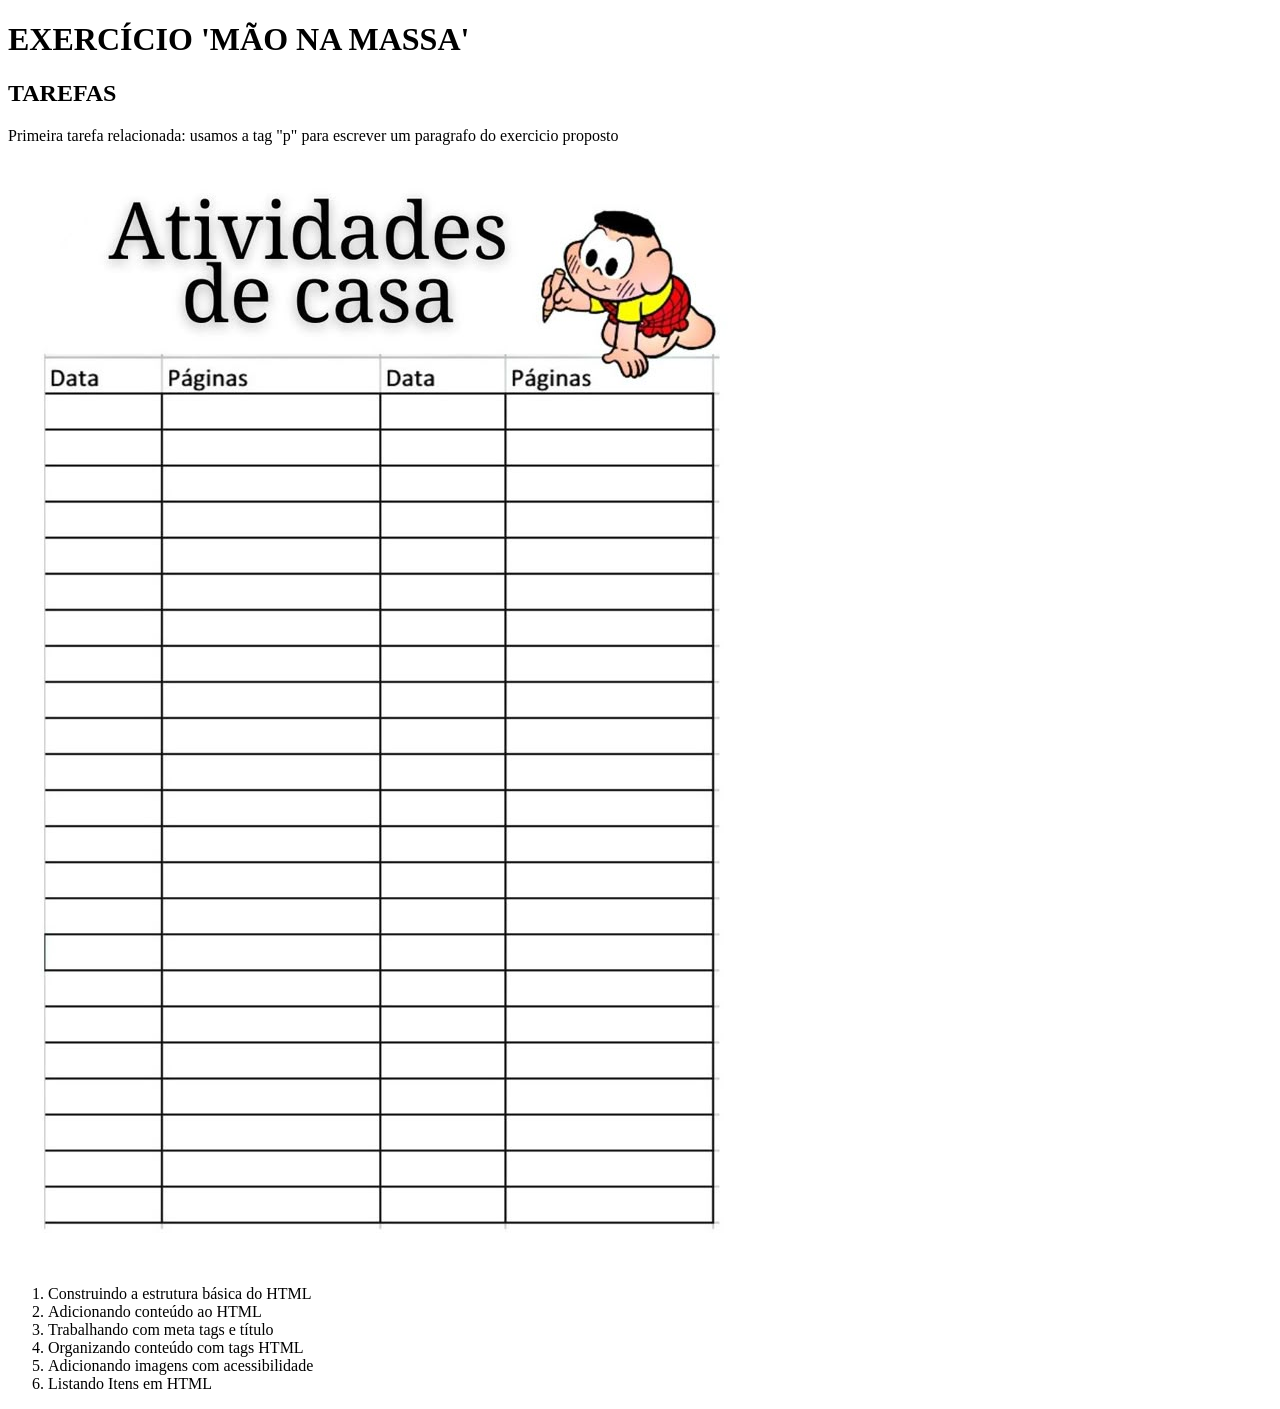
<file: index.html>
<!DOCTYPE html>
<html lang="en">
  <head>
    <meta charset="UTF-8" />
    <meta name="viewport" content="width=device-width, initial-scale=1.0" />
    <title>Mao na massa</title>
  </head>
  <body>
    <h1>EXERCÍCIO 'MÃO NA MASSA'</h1>
    <h2>TAREFAS</h2>
    <p>
      Primeira tarefa relacionada: usamos a tag "p" para escrever um paragrafo
      do exercicio proposto
    </p>
    <img
      src="img/atividades.jpg"
      alt="caderno de tarefas"
    />
    <ol>
      <li>Construindo a estrutura básica do HTML</li>
      <li>Adicionando conteúdo ao HTML</li>
      <li>Trabalhando com meta tags e título</li>
      <li>Organizando conteúdo com tags HTML</li>
      <li>Adicionando imagens com acessibilidade</li>
      <li>Listando Itens em HTML</li>
    </ol>
  </body>
</html>
</file>
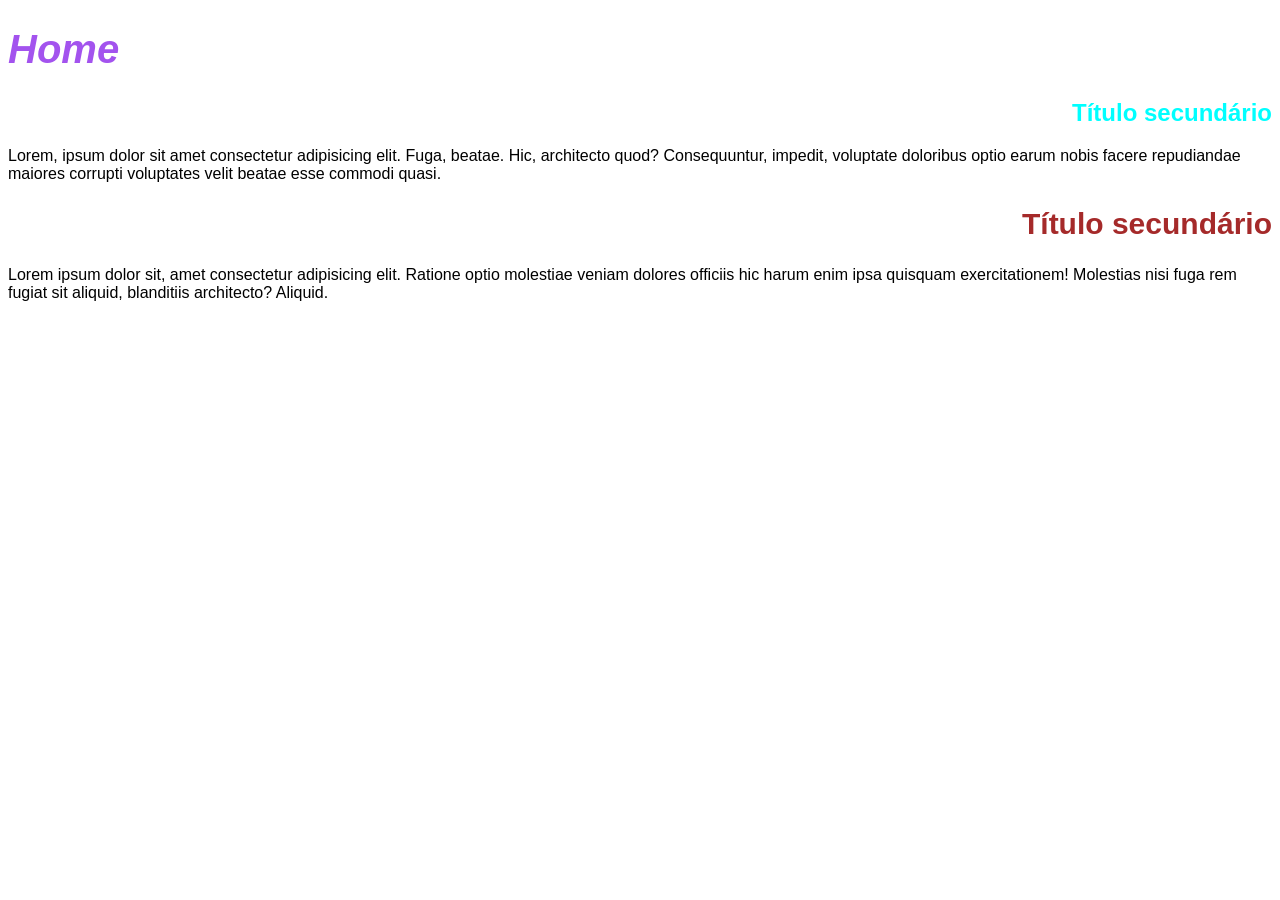
<file: html-basico/index.html>
<!doctype html>
<html lang="en">
  <head>
    <meta charset="UTF-8" />
    <meta name="viewport" content="width=device-width, initial-scale=1.0" />
    <title>Home</title>
    <link rel="stylesheet" href="css/style.css"/>
  </head>
  <body>
    <h1 class="titulo-principal font-titulo">Home</h1>
    <h2 class="primeiro-titulo-secundario titulo-secundario">Título secundário</h2>
    <section>
      Lorem, ipsum dolor sit amet consectetur adipisicing elit. Fuga, beatae.
      Hic, architecto quod? Consequuntur, impedit, voluptate doloribus optio
      earum nobis facere repudiandae maiores corrupti voluptates velit beatae
      esse commodi quasi.
    </section>
    <h2 class="segundo-titulo-secundario titulo-secundario">Título secundário</h2>
    <section>
      Lorem ipsum dolor sit, amet consectetur adipisicing elit. Ratione optio
      molestiae veniam dolores officiis hic harum enim ipsa quisquam
      exercitationem! Molestias nisi fuga rem fugiat sit aliquid, blanditiis
      architecto? Aliquid.
    </section>
  </body>
</html>
</file>
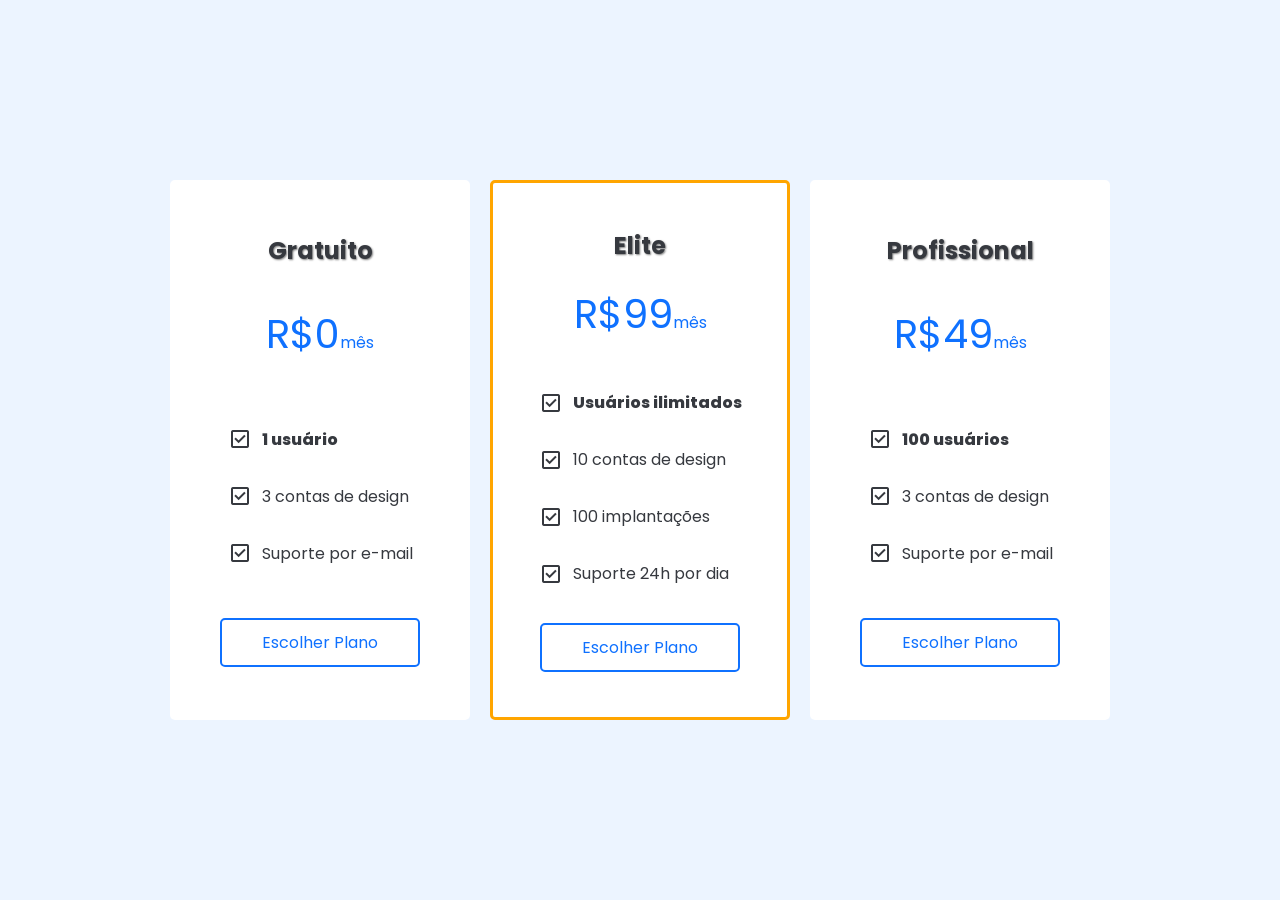
<file: forms/cards/index.html>
<!DOCTYPE html>
<html lang="pt-br">
  <head>
    <meta charset="UTF-8" />
    <meta name="viewport" content="width=device-width, initial-scale=1.0" />
    <title>Escolha seu plano</title>
    <link rel="stylesheet" href="./style.css" />
    <link rel="preconnect" href="https://fonts.googleapis.com" />
    <link rel="preconnect" href="https://fonts.gstatic.com" crossorigin />
    <link
      href="https://fonts.googleapis.com/css2?family=Poppins:ital,wght@0,100;0,200;0,300;0,400;0,500;0,600;0,700;0,800;0,900;1,100;1,200;1,300;1,400;1,500;1,600;1,700;1,800;1,900&display=swap"
      rel="stylesheet"
    />
    <link
      rel="stylesheet"
      href="https://fonts.googleapis.com/css2?family=Material+Symbols+Outlined:opsz,wght,FILL,GRAD@24,400,0,0&icon_names=check_box"
    />
</head>
<body>
  <article class="card">
    <h2>Gratuito</h2>
    <var><abbr title="Real Brasileiro">R$</abbr>0<small>mês</small></var>
    <ul>
      <li>
          <i class="material-symbols-outlined"> check_box </i>
          <p>1 usuário</p>
      </li>
      <li>
          <i class="material-symbols-outlined"> check_box </i>
          <p>3 contas de design</p>
      </li>
      <li>
          <i class="material-symbols-outlined"> check_box </i>
          <p>Suporte por e-mail</p>
      </li>
    </ul>
    <button>Escolher Plano</button>
  </article>
  <article class="card alert">
    <h2>Elite</h2>
    <var><abbr title="Real Brasileiro">R$</abbr>99<small>mês</small></var>
    <ul>
      <li>
          <i class="material-symbols-outlined"> check_box </i>
          <p>Usuários ilimitados</p>
      </li>
      <li>
          <i class="material-symbols-outlined"> check_box </i>
          <p>10 contas de design</p>
      </li>
      <li>
          <i class="material-symbols-outlined"> check_box </i>
          <p>100 implantações</p>
      </li>
      <li>
          <i class="material-symbols-outlined"> check_box </i>
          <p>Suporte 24h por dia</p>
      </li>
    </ul>
    <button>Escolher Plano</button>
  </article>
  <article class="card">
    <h2>Profissional</h2>
    <var><abbr title="Real Brasileiro">R$</abbr>49<small>mês</small></var>
    <ul>
      <li>
          <i class="material-symbols-outlined"> check_box </i>
          <p>100 usuários</p>
      </li>
      <li>
          <i class="material-symbols-outlined"> check_box </i>
          <p>3 contas de design</p>
      </li>
      <li>
          <i class="material-symbols-outlined"> check_box </i>
          <p>Suporte por e-mail</p>
      </li>
    </ul>
    <button>Escolher Plano</button>
  </article>
</body>
</html>
</file>
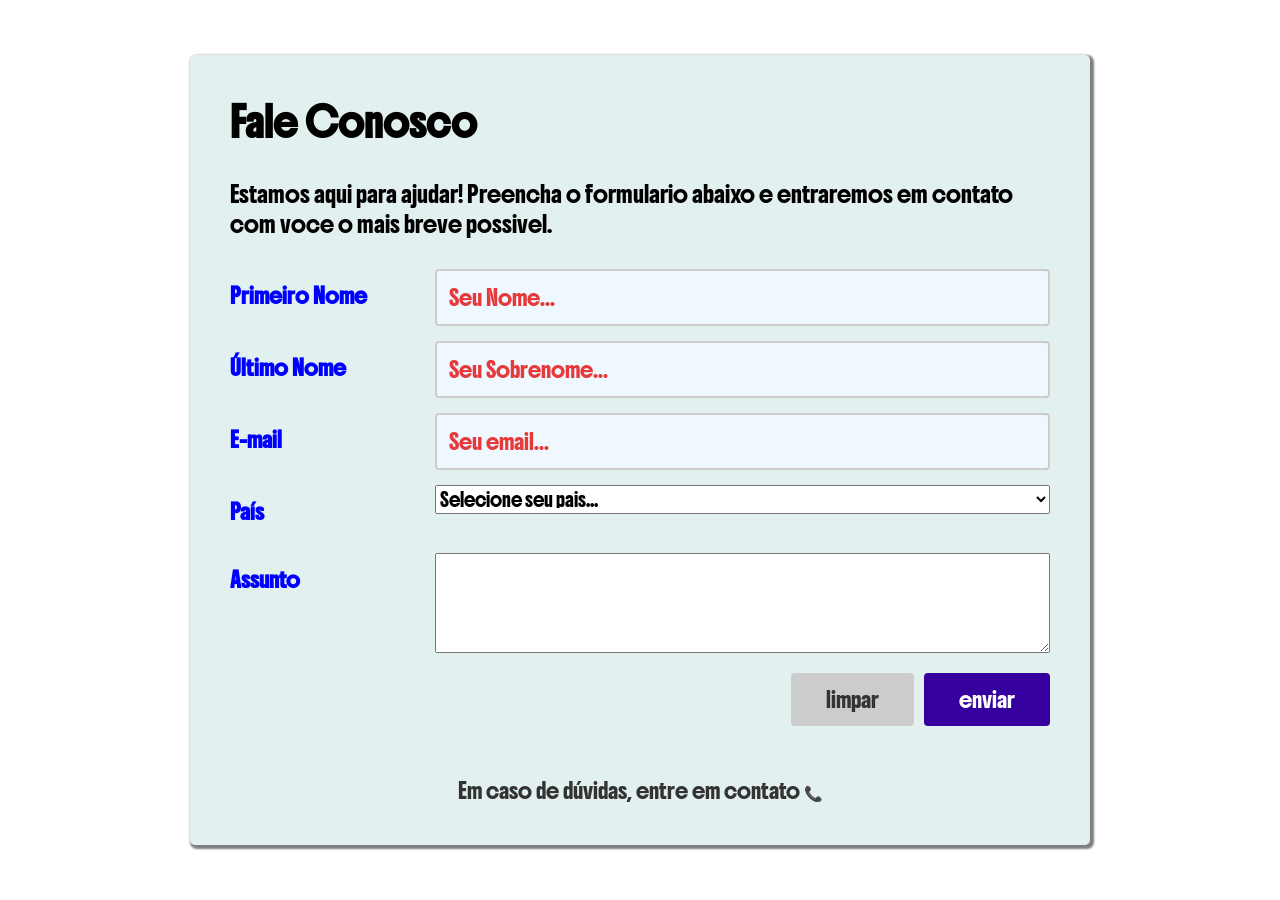
<file: forms/form-fale-conosco-flex.html>
<!DOCTYPE html>
<html lang="pt-BR">
  <head>
    <meta charset="UTF-8" />
    <meta name="viewport" content="width=device-width, initial-scale=1.0" />
    <title>Fale Conosco</title>
    <link rel="stylesheet" href="css/fale-conosco.css">
    <link rel="preconnect" href="https://fonts.googleapis.com">
<link rel="preconnect" href="https://fonts.gstatic.com" crossorigin>
<link href="https://fonts.googleapis.com/css2?family=Boldonse&display=swap" rel="stylesheet">
  </head>
  <body>
    <main class="container">
        <header>
            <h1>Fale Conosco</h1>
            <p>Estamos aqui para ajudar! Preencha o formulario abaixo e entraremos em
                contato com voce o mais breve possivel.</p>
        </header>
        <form action="./send-massage.html" method="get">
            <div class="form-group">
                <label for="name">Primeiro Nome</label>
                <input 
                type="text" 
                id="name" 
                name="name"
                placeholder="Seu Nome..." 
                required
                maxlength="40"
                minlength="2"/>
            </div>

            <div class="form-group">
                <label for="last_name">Último Nome</label>
                <input 
                type="text" 
                id="last_name" 
                name="last_name"
                placeholder="Seu Sobrenome..." 
                required
                maxlength="40"
                minlength="2"/>
                
            </div>

            <div class="form-group">
                <label for="email">E-mail</label>
                <input 
                type="email" 
                id="email" 
                name="email"
                placeholder="Seu email..." 
                required
                maxlength="30"/>
                
            </div>

            <div class="form-group">
                <label for="País">País</label> 
                <select name="país" id="país">
                    <option disabled selected>Selecione seu pais...</option>
                    <option value="brasil">Brasil</option>
                    <option value="portugal">Portugal</option>
                    <option value="angola">Angola</option>




                </select>
                
            </div>

            <div class="form-group">
                <label for="message">Assunto</label>
                <textarea
                name="message"
                id="message"
                placeholder="Esceva aqui..."
                required
                maxlength="500">
                </textarea>
                
                
            </div>

            <div class="btn-container">
                <input type="reset" value="limpar">
                <input type="submit" value="enviar">
            </div>
        </form>
        <footer class="footer-contact">
            <p>Em caso de dúvidas, entre em contato 📞</p>
        </footer>
    </main>
  </body>
</html>
</file>
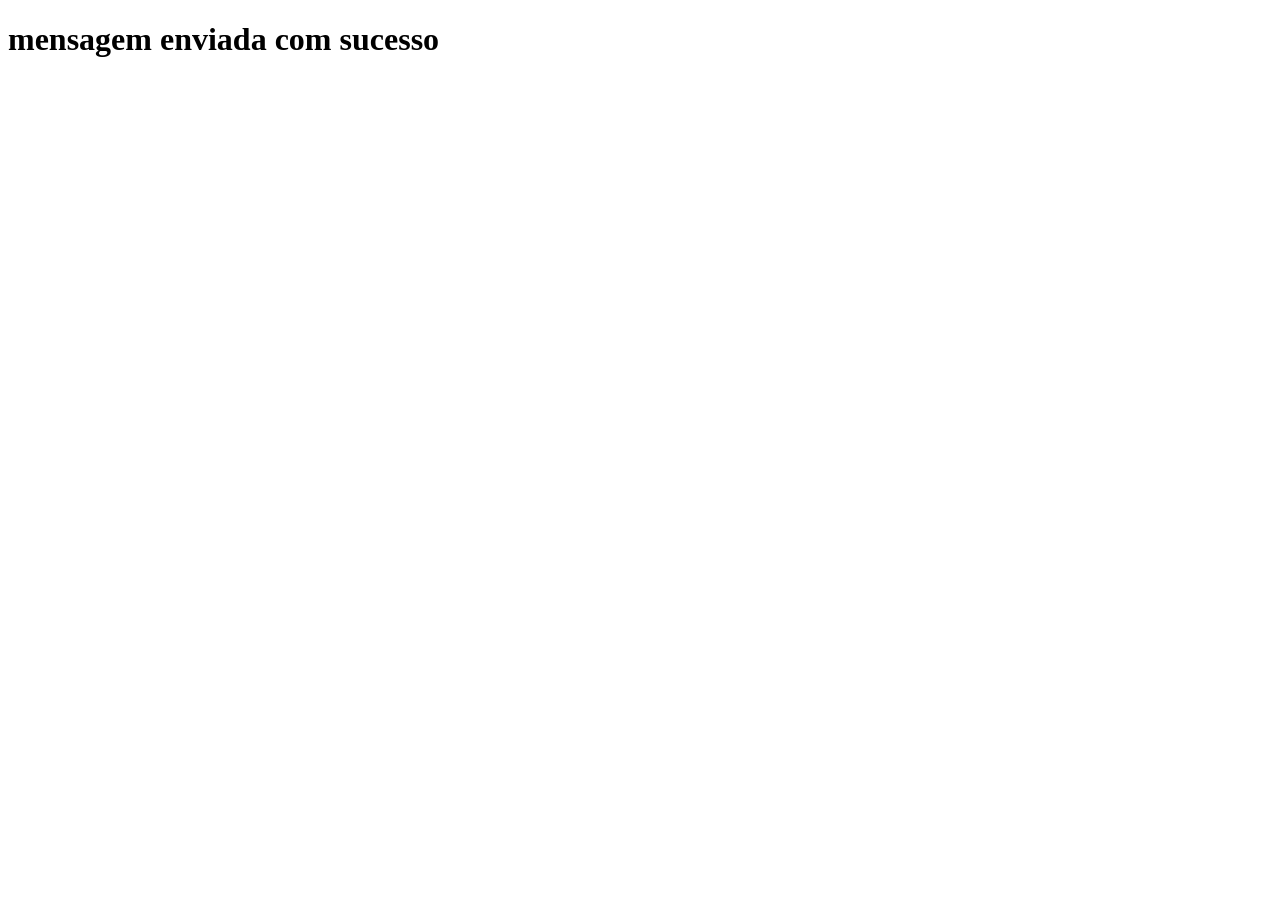
<file: forms/send-massage.html>
<!DOCTYPE html>
<html lang="en">
<head>
    <meta charset="UTF-8">
    <meta name="viewport" content="width=device-width, initial-scale=1.0">
    <title>mensagem enviada com sucesso</title>
</head>
<body>
    <h1>mensagem enviada com sucesso</h1>
    
</body>
</html>
</file>
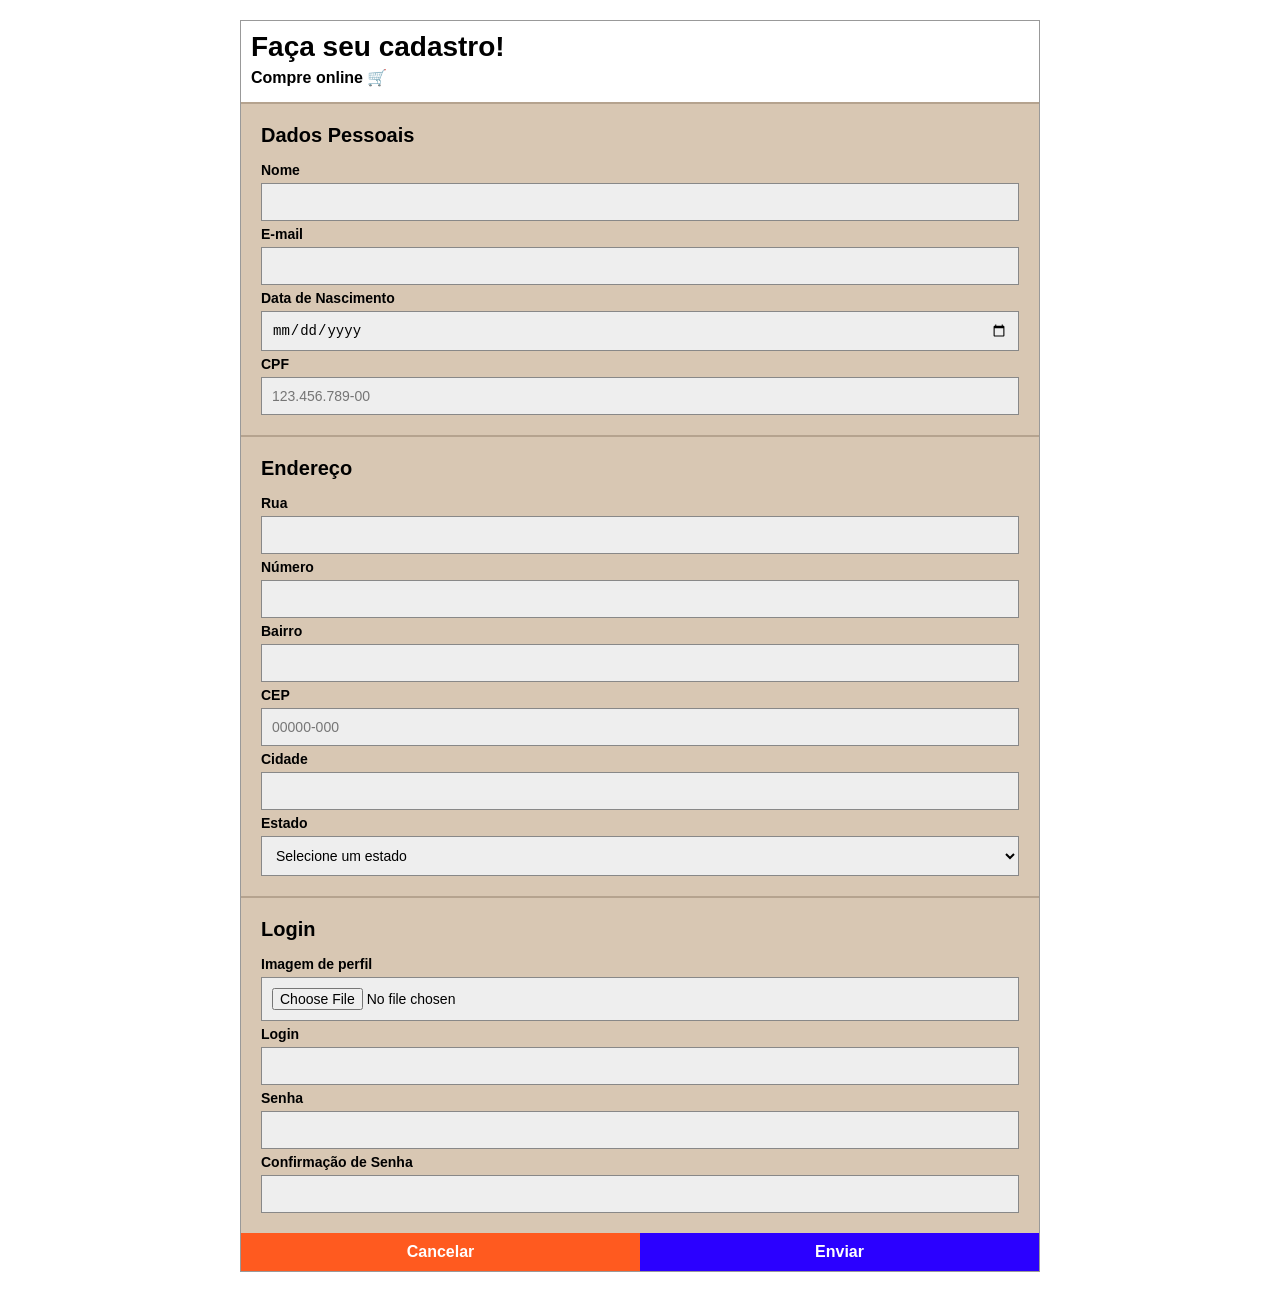
<file: forms/seu-cadastro.html>
<!DOCTYPE html>
<html lang="pt-BR">
<head>
    <meta charset="UTF-8">
    <title>Formulário</title>
    <link rel="stylesheet" href="css/form-grid-seu-cadastro.css">
</head>
<body>

<div class="container">

    <div class="header">
        <h1>Faça seu cadastro!</h1>
        <p>Compre online 🛒</p>
    </div>

    <form class="form">

        <div class="section">
            <h2>Dados Pessoais</h2>

            <label>Nome</label>
            <input type="text">

            <label>E-mail</label>
            <input type="email">

            <label>Data de Nascimento</label>
            <input type="date">

            <label>CPF</label>
            <input type="text" placeholder="123.456.789-00">
        </div>

        <div class="section">
            <h2>Endereço</h2>

            <label>Rua</label>
            <input type="text">

            <label>Número</label>
            <input type="number">

            <label>Bairro</label>
            <input type="text">

            <label>CEP</label>
            <input type="text" placeholder="00000-000">

            <label>Cidade</label>
            <input type="text">

            <label>Estado</label>
            <select>
                <option>Selecione um estado</option>
                <option>MG</option>
                <option>SP</option>
                <option>RJ</option>
            </select>
        </div>

        <div class="section">
            <h2>Login</h2>

            <label>Imagem de perfil</label>
            <input type="file">

            <label>Login</label>
            <input type="text">

            <label>Senha</label>
            <input type="password">

            <label>Confirmação de Senha</label>
            <input type="password">
        </div>

        <div class="buttons">
            <button type="reset" class="cancelar">Cancelar</button>
            <button type="submit" class="enviar">Enviar</button>
        </div>

    </form>

</div>
</body>
</html>
</file>
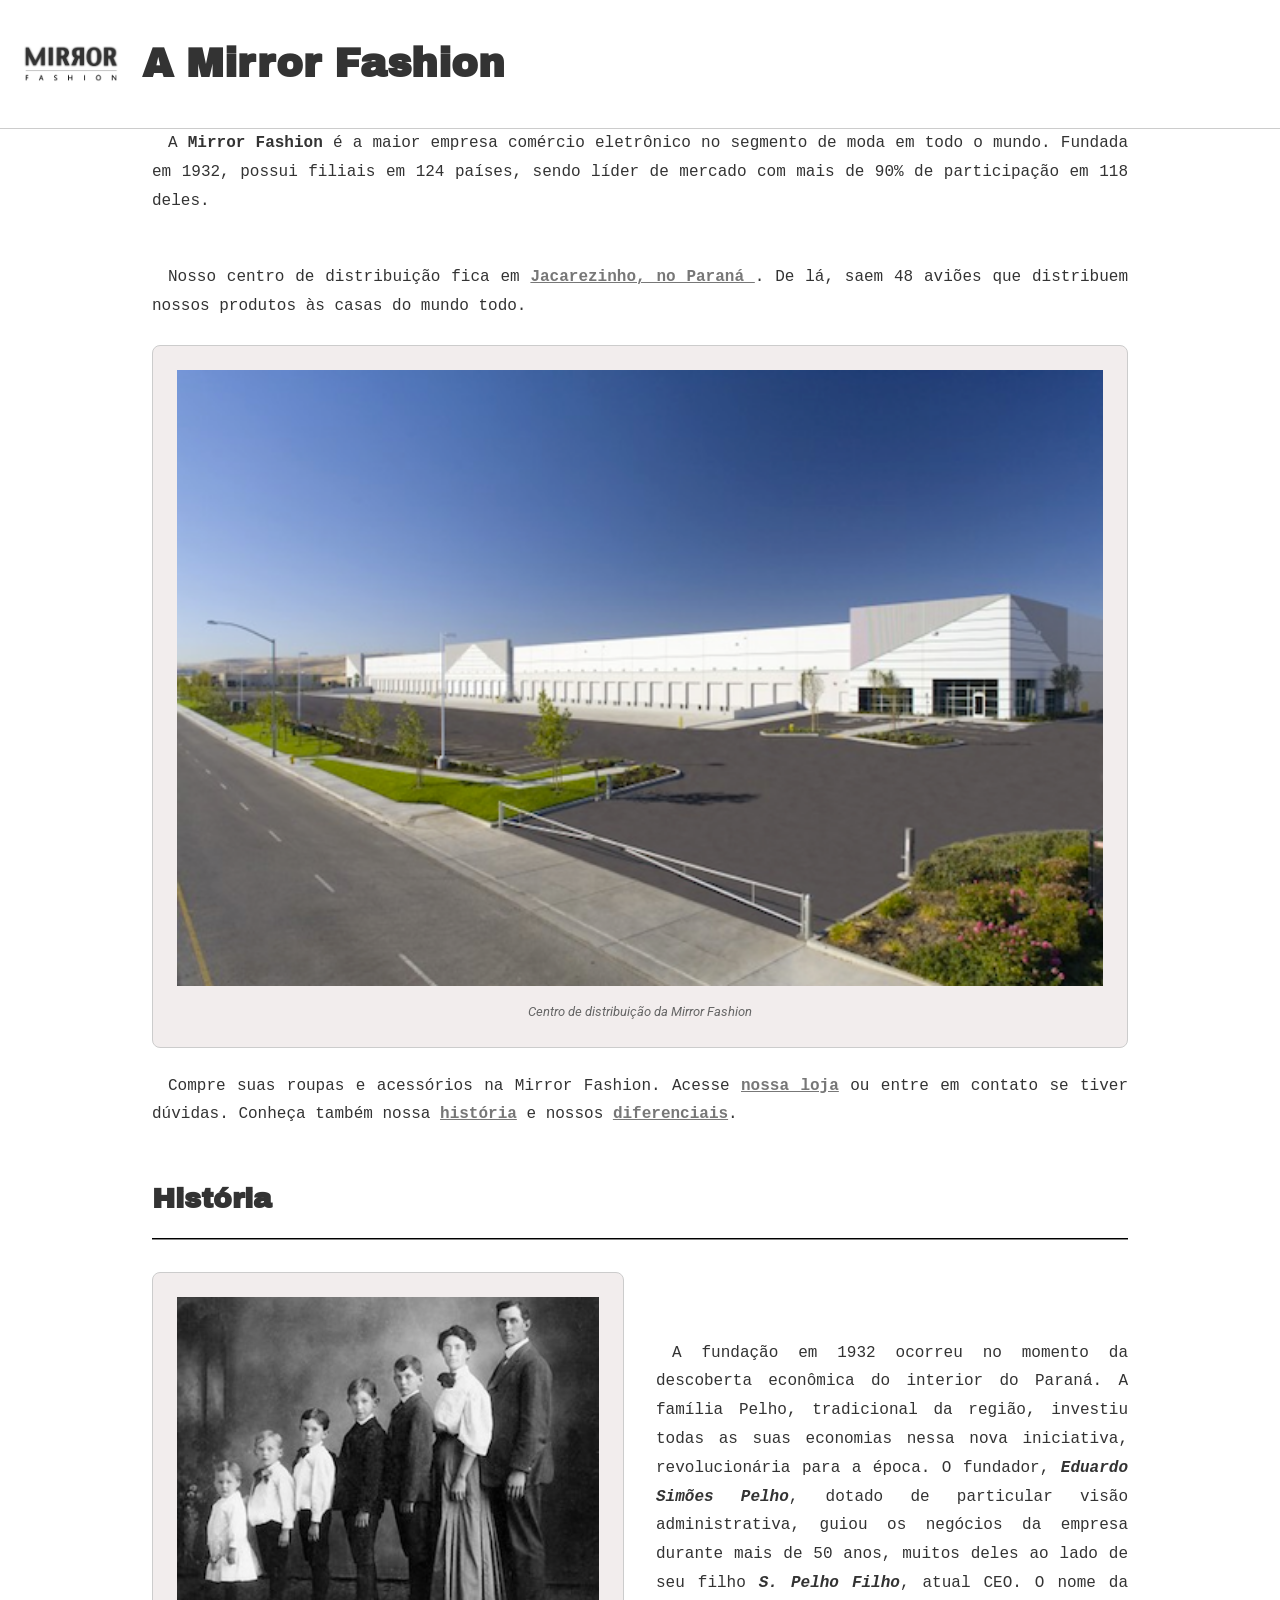
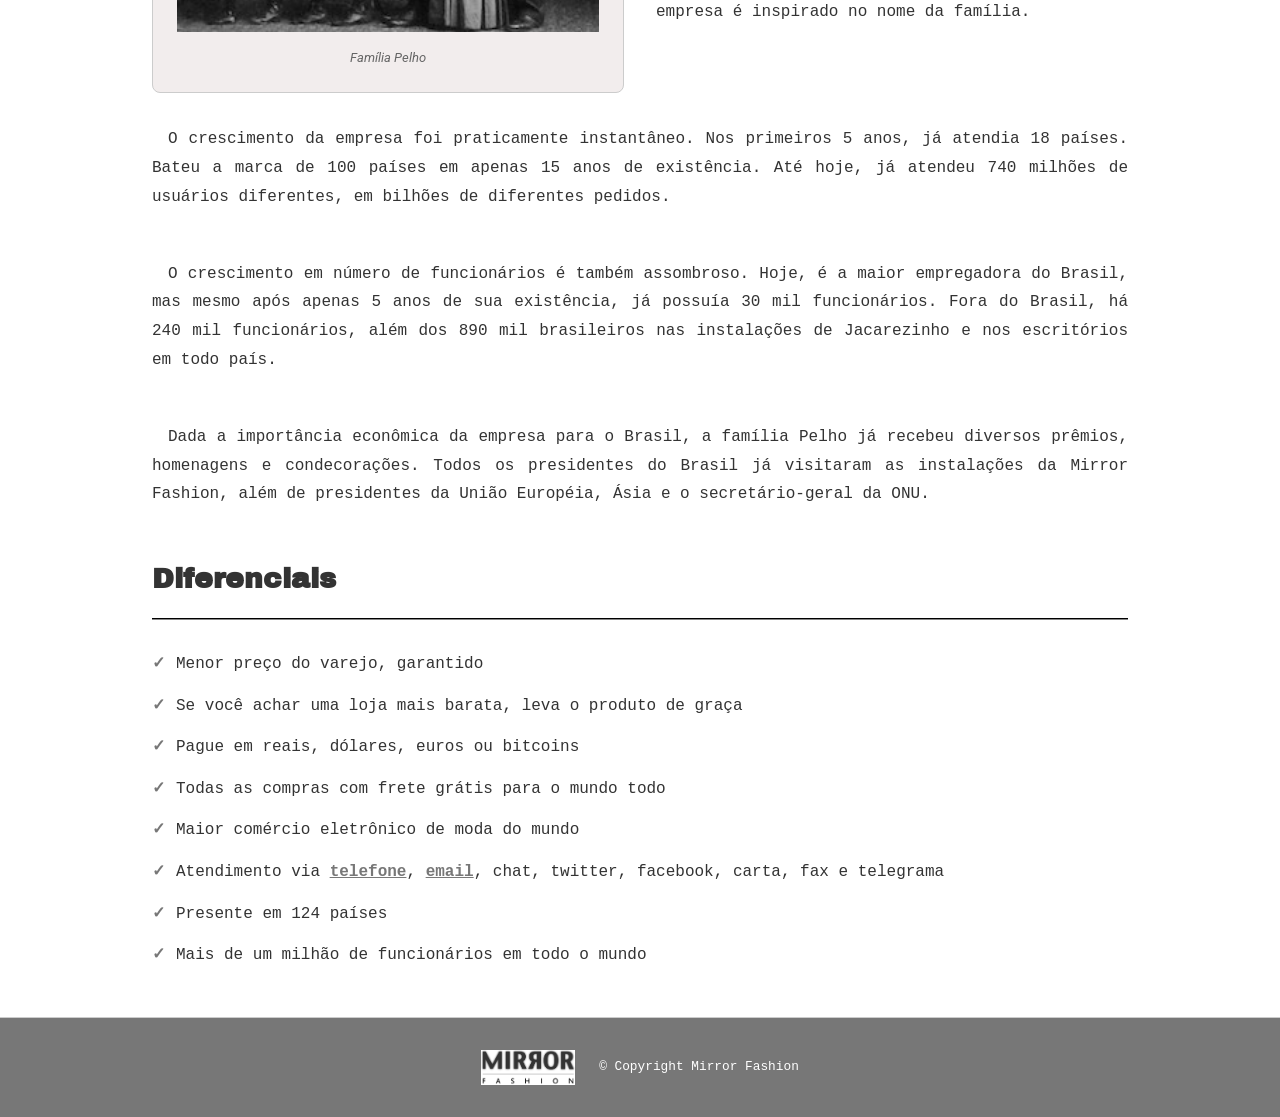
<file: html-basico/about-us.html>
<!DOCTYPE html>
<html lang="pt-BR">
  <head>
    <meta charset="UTF-8" />
    <meta name="viewport" content="width=device-width, initial-scale=1.0" />
    <title>A Mirror Fashion.</title>
    
    <!-- Stylesheets -->
    <link rel="stylesheet" href="css/design-system.css" />
    <link rel="stylesheet" href="css/components.css" />
    
    <!-- Fonts -->
    <link rel="preconnect" href="https://fonts.googleapis.com" />
    <link rel="preconnect" href="https://fonts.gstatic.com" crossorigin />
    <link
      href="https://fonts.googleapis.com/css2?family=Archivo+Black&family=Datatype:wght@100..900&family=Roboto:ital,wght@0,100..900;1,100..900&display=swap"
      rel="stylesheet"
    />
  </head>

  <body>
    <!-- Header Component -->
    <header class="header">
      <img 
        src="img/logo.png" 
        alt="Logotipo da Mirror Fashion" 
        class="header__logo"
      />
      <h1 class="header__title">A Mirror Fashion</h1>
    </header>

    <main>
      <!-- Introduction Section -->
      <section class="section container">
        <div class="section__content gap-2">
          <p class="paragraph">
            A <strong>Mirror Fashion</strong> é a maior empresa comércio eletrônico no segmento de moda
            em todo o mundo. Fundada em 1932, possui filiais em 124 países, sendo
            líder de mercado com mais de 90% de participação em 118 deles.
          </p>

          <p class="paragraph">
            Nosso centro de distribuição fica em 
            <a href="https://maps.google.com.br/?q=Jacarezinho" class="link">
              Jacarezinho, no Paraná
            </a>. De lá, saem
            48 aviões que distribuem nossos produtos às casas do mundo todo.
          </p>

          <figure class="figure">
            <img
              src="img/centro-distribuicao.png"
              alt="Centro de distribuição da Mirror Fashion"
              class="figure__image"
            />
            <figcaption class="figure__caption">
              Centro de distribuição da Mirror Fashion
            </figcaption>
          </figure>

          <p class="paragraph">
            Compre suas roupas e acessórios na Mirror Fashion. Acesse 
            <a href="../html-basico/index.html" class="link">nossa loja</a> ou
            entre em contato se tiver dúvidas. Conheça também nossa 
            <a href="#historia" class="link">história</a> e nossos 
            <a href="#diferenciais" class="link">diferenciais</a>.
          </p>
        </div>
      </section>

      <!-- History Article -->
      <article class="section container">
        <h2 class="section__title" id="historia">História</h2>
        
        <div class="section__content--with-figure">
          <figure class="figure">
            <img 
              src="img/familia-pelho.jpg" 
              alt="Família Pelho" 
              class="figure__image"
            />
            <figcaption class="figure__caption">Família Pelho</figcaption>
          </figure>

          <div class="section__content gap-2">
            <p class="paragraph">
              A fundação em 1932 ocorreu no momento da descoberta econômica do interior
              do Paraná. A família Pelho, tradicional da região, investiu todas as suas
              economias nessa nova iniciativa, revolucionária para a época. O fundador,
              <strong><em>Eduardo Simões Pelho</em></strong>, dotado de particular visão administrativa, guiou os
              negócios da empresa durante mais de 50 anos, muitos deles ao lado de seu
              filho <strong><em>S. Pelho Filho</em></strong>, atual CEO. O nome da empresa é inspirado no nome
              da família.
            </p>
          </div>
        </div>

        <div class="section__content gap-2 margin-top">
          <p class="paragraph">
            O crescimento da empresa foi praticamente instantâneo. Nos primeiros 5
            anos, já atendia 18 países. Bateu a marca de 100 países em apenas 15 anos
            de existência. Até hoje, já atendeu 740 milhões de usuários diferentes, em
            bilhões de diferentes pedidos.
          </p>

          <p class="paragraph">
            O crescimento em número de funcionários é também assombroso. Hoje, é a
            maior empregadora do Brasil, mas mesmo após apenas 5 anos de sua
            existência, já possuía 30 mil funcionários. Fora do Brasil, há 240 mil
            funcionários, além dos 890 mil brasileiros nas instalações de Jacarezinho
            e nos escritórios em todo país.
          </p>

          <p class="paragraph">
            Dada a importância econômica da empresa para o Brasil, a família Pelho já
            recebeu diversos prêmios, homenagens e condecorações. Todos os presidentes
            do Brasil já visitaram as instalações da Mirror Fashion, além de
            presidentes da União Européia, Ásia e o secretário-geral da ONU.
          </p>
        </div>
      </article>

      <!-- Differentials Article -->
      <article class="section container">
        <h2 class="section__title" id="diferenciais">Diferenciais</h2>
        
        <ul class="list">
          <li class="list__item">Menor preço do varejo, garantido</li>
          <li class="list__item">Se você achar uma loja mais barata, leva o produto de graça</li>
          <li class="list__item">Pague em reais, dólares, euros ou bitcoins</li>
          <li class="list__item">Todas as compras com frete grátis para o mundo todo</li>
          <li class="list__item">Maior comércio eletrônico de moda do mundo</li>
          <li class="list__item">
            Atendimento via 
            <a href="tel:+553512345678" class="link">telefone</a>, 
            <a href="mailto:loja@loja.com" class="link">email</a>, 
            chat, twitter, facebook, carta, fax e telegrama
          </li>
          <li class="list__item">Presente em 124 países</li>
          <li class="list__item">Mais de um milhão de funcionários em todo o mundo</li>
        </ul>
      </article>
    </main>

    <!-- Footer Component -->
    <footer class="footer">
      <div class="footer__container">
        <img 
          src="img/logo.png" 
          alt="Logotipo da Mirror Fashion" 
          class="footer__logo"
        />
        <p class="footer__text">
          &copy; Copyright Mirror Fashion
        </p>
      </div>
    </footer>
  </body>
</html>
</file>
<file: html-basico/css/style.css>
body {
    font-family:Verdana, Geneva, Tahoma, sans-serif; 
}

.titulo-secundario {
    text-align: right;
}

.primeiro-titulo-secundario {
    color: aqua;
}

.segundo-titulo-secundario {
    color: brown;
    font:italic;
    font-size: 30px;

}

.font-titulos {
    font-family: Impact, Haettenschweiler, 'Arial Narrow Bold', sans-serif;
    font-weight: bolder;
}

.titulo-principal {
    color: rgb(163, 83, 238);
    font-style: italic;
    font-size: 40px;
    
}
</file>
<file: forms/cards/style.css>
:root {
    --color-primary: #0f71ff;
    --color-background: #ecf4ff;
    --color-text: #36393f;
    --color-light: #f7f7f7;
    --color-alert: orange;
  
    --font-main: "Poppins", sans-serif;
  
    --card-width: 300px;
    --card-padding: 40px;
    --card-height: 540px;
  }

* {
    box-sizing: border-box;
}

html,
body {
    height: 100%;
    margin: 0;
    font-family: var(--font-main);
    background-color: var(--color-background);
    color: var(--color-text);
}

body {
    display: flex;
    align-items: center;
    justify-content: center;
    gap: 20px;
    padding: 0 20px;
    flex-wrap: wrap;
}

.card {
    display: grid;
    place-items: center;
    gap: 10px;
    width: var(--card-width);
    max-width: var(--card-width);
    height: var(--card-height);
    padding: var(--card-padding);
    border-radius: 5px;
    background-color: white;
    font-size: 100%;
    text-align: center;
    overflow: hidden;
    transition: box-shadow 0.3s ease, transform 0.3s ease; 
}

.card::hover {
    transform: scale(1.10);
    text-shadow: 0 4px 20px rgb(186,181,210);
    box-shadow: 2px 2px 2px black ;
}

.card h2 {
    margin: 0;
    text-shadow: 1px 1px 2px gray;
}

.card var {
    color: var(--color-primary);
    font-weight: 400;
    font-size: 40px;
    font-style: normal;
    margin-bottom: 10px;
    transition: font-size 0.3 ease;
}

.card:hover var {  
    font-size: 50px;
}

.card var small {
    font-size: 16px;
}

abbr[title] {
    cursor: help;
    text-decoration: none;
}

ul {
    list-style: none;
    padding: 0;
    margin: 0;
}

ul li {
    display: flex;
    align-items: center;
    gap: 10px;
    padding: 0;
    margin-top: 0;
}

ul li:first-child {
    font-weight: 800;
}

button {
    display: grid;
    place-items: center;
    min-width: 200px;
    padding: 10px 0;
    background: transparent;
    color: var(--color-primary);
    border: 2px solid var(--color-primary);
    border-radius: 5px;
    font-family: inherit;
    font-size: inherit;
    transition: background 0.3s, color 0.3s ease;
    cursor: pointer;
}

.card:hover button {
    color: var(--color-light);
    background: #0f71ff;
}

.alert {
    border: 3px solid var(--color-alert);
}

/*SMARTPHONES (<480px) */
@media screen and (max-width: 479px) {

    body {
        flex-direction: column;
        justify-content: flex-start;
        padding: 20px 10px;
        gap: 20px;
    }

    .card {
        width: 100%;
        max-width: 320px;
        height: auto;
        padding: 25px 15px;
        border-radius: 10px;
    }

    .card h2 {
        font-size: 22px;
    }

    .card var {
        font-size: 28px;
    }

    .card:hover var {
        font-size: 30px;
    }

    button {
        width: 100%;
        min-width: unset;
        font-size: 14px;
        padding: 12px 0;
    }

    ul li {
        justify-content: center;
        text-align: center;
        flex-wrap: wrap;
        font-size: 14px;
    }
}

/*TABLET (>480px e <768px)*/
@media screen and (min-width: 481px) and (max-width: 767px) {

    body {
        gap: 16px;
        padding: 20px;
        justify-content: center;
    }

    .card {
        width: 280px;
        height: auto;
        min-height: 500px;
    }

    .card var {
        font-size: 36px;
    }

    .card:hover var {
        font-size: 42px;
    }

    button {
        min-width: 180px;
    }
}

/* DESKTOPS / TELAS GRANDES (>768px)*/
@media screen and (min-width: 768px) {

    body {
        flex-direction: row;
        justify-content: center;
        align-items: center;
        gap: 20px;
        padding: 20px;
    }

    .card {
        width: var(--card-width);
        height: var(--card-height);
    }

    .card var {
        font-size: 40px;
    }

    .card:hover var {
        font-size: 50px;
    }

    button {
        min-width: 200px;
    }
}
</file>
<file: forms/css/fale-conosco.css>
* {
    margin: 0;
    padding: 0;
    box-sizing: border-box;
    text-decoration: none;
    font-family: "Boldonse", system-ui;
}

body {
    display: flex;  
    justify-content: center;
    align-items: center;  
    min-height: 100vh;
    padding: 20px;
}

.container {
    background-color: #e3f0f0;
    padding: 40px;
    border-radius: 5px;
    width: 100%;
    max-width: 900px;
    box-shadow: 2px 2px 2px 2px rgba(0, 0, 0, 0.5)

}

header {
    margin-bottom: 30px;
    }

header h1 {
    font-size: 28px;
    margin-bottom: 30px;
}

.form-group {
    display: flex;
    margin-bottom: 15px;
    align-items: flex-start;
}

label {
    width: 25%;
    padding: 12px 12px 12px 0;
    display: inline-block;
    color: blue;
    font-size:  15px;
    font-weight: bold;

}

input[type="text"],
input[type="email"],
select
textarea {
    width: 75%;
    color: gray;
    padding: 12px;
    border: 2px solid #ccc;
    border-radius: 4px;
    background-color:aliceblue;
    font-size: 15px;
    resize: vertical;
}

textarea {
    min-height: 100px;
}

input::placeholder,
textarea::placeholder {
    color: #e63a3a;
}

.btn-container {
    display: flex;
    justify-content: flex-end;
    margin-top: 20px;
}

input[type=submit] {
    background-color: #35009e;
    color: white;
    padding: 12px 35px;
    border: none;
    border-radius: 4px;
    font-size: 15px;
    cursor: pointer;
}

input[type=submit]:hover {
    background-color: #2a0075;
    font-size: 16px;
}

input[type=reset] {
    background-color: #ccc;
    color: #333;
    padding: 12px 35px;
    border: none;
    border-radius:  4px;
    font-size:  15px;
    cursor:not-allowed;
    margin-right: 10px;
}

input[type=reset]:hover {
    background-color: #bbb;
}

.footer-contact {
    margin-top: 50px;
    text-align: center;
    color: #333;
    font-size: 15px;
}

/* SMARTPHONE (<480px) */
@media screen and (max-width: 479px) {

    body {
        padding: 10px;
        align-items: flex-start;
    }

    .container {
        padding: 20px;
        border-radius: 10px;
    }

    header h1 {
        font-size: 22px;
        text-align: center;
    }

    header p {
        font-size: 14px;
        text-align: center;
        line-height: 1.5;
    }

    .form-group {
        flex-direction: column;
        gap: 8px;
    }

    label {
        width: 100%;
        padding: 0;
        font-size: 14px;
    }

    input[type="text"],
    input[type="email"],
    select,
    textarea {
        width: 100%;
        font-size: 14px;
    }

    .btn-container {
        flex-direction: column;
        gap: 10px;
    }

    input[type=submit],
    input[type=reset] {
        width: 100%;
        margin-right: 0;
    }

    .footer-contact {
        font-size: 13px;
    }
}

/* TABLET (>480px e <768px)*/
@media screen and (min-width: 481px) and (max-width: 767px) {

    body {
        padding: 20px;
    }

    .container {
        padding: 30px;
    }

    header h1 {
        font-size: 25px;
    }

    .form-group {
        flex-direction: column;
        gap: 10px;
    }

    label {
        width: 100%;
        padding: 0;
    }

    input[type="text"],
    input[type="email"],
    select,
    textarea {
        width: 100%;
    }

    .btn-container {
        justify-content: center;
        gap: 15px;
    }

    input[type=submit],
    input[type=reset] {
        min-width: 150px;
    }
}

/* DESKTOPS/TELAS GRANDES (>768px)*/
@media screen and (min-width: 768px) {

    body {
        padding: 20px;
    }

    .container {
        max-width: 900px;
        padding: 40px;
    }

    .form-group {
        flex-direction: row;
        align-items: flex-start;
    }

    label {
        width: 25%;
    }

    input[type="text"],
    input[type="email"],
    select,
    textarea {
        width: 75%;
    }

    .btn-container {
        justify-content: flex-end;
    }
}
</file>
<file: forms/css/form-grid-seu-cadastro.css>
* {
    padding: 0;
    margin: 0;
    box-sizing: border-box;
}

body {
    font-family: Arial, sans-serif;
    background-color: #ffffff;
    margin: 0;
    padding: 10px;
}

/* GERAL*/
.container {
    max-width: 500px;
    margin: auto;
    border: 1px solid #999;
}

/*Cabeçalho    */
.header {
    padding: 10px;
}

.header h1 {
    margin: 0;
    font-size: 22px;
}

.header p {
    margin: 5px 0;
    font-weight: bold;
}

.section {
    background-color: #d8c7b3;
    padding: 1px;
    border-top: 2px solid #b5a38f;
}

.section h2 {
    margin: 0 0 10px 0;
    font-size: 14px;
    font-weight: bold;
}

/* Grid do form. */
.form {
    display: grid;
    gap: 0;
}

.section {
    display: grid;
    grid-template-columns: 1fr;
    gap: 5px;
}

/* Input*/
input, select {
    width: 100%;
    padding: 5px;
    border: 1px solid #888;
    background-color: #eee;
    font-size: 12px;
}

/* Labels */
label {
    font-size: 12px;
    font-weight: bold;
}

/* Botões */
.buttons {
    display: grid;
    grid-template-columns: 1fr 1fr;
}

button {
    border: none;
    padding: 10px;
    font-weight: bold;
    color: white;
    cursor: pointer;
}

/* Botão cancelar */
.cancelar {
    background-color: #ff5a1f;
}

/* Botão enviar */
.enviar {
    background-color: #2b00ff;
}

/* SMARTPHONES (<480px)*/
@media screen and (max-width: 479px) {

    body {
        padding: 5px;
    }

    .container {
        width: 100%;
        border-radius: 8px;
        overflow: hidden;
    }

    .header {
        text-align: center;
        padding: 15px;
    }

    .header h1 {
        font-size: 20px;
    }

    .header p {
        font-size: 14px;
    }

    .section {
        padding: 10px;
    }

    .section h2 {
        font-size: 16px;
        text-align: center;
    }

    label {
        font-size: 13px;
    }

    input,
    select {
        font-size: 14px;
        padding: 10px;
    }

    .buttons {
        grid-template-columns: 1fr;
    }

    button {
        width: 100%;
        font-size: 14px;
    }
}

/* TABLETs (>480px e <768px)*/
@media screen and (min-width: 481px) and (max-width: 767px) {

    body {
        padding: 15px;
    }

    .container {
        max-width: 700px;
    }

    .header {
        text-align: center;
    }

    .header h1 {
        font-size: 24px;
    }

    .section {
        padding: 15px;
    }

    .section h2 {
        font-size: 18px;
    }

    label {
        font-size: 14px;
    }

    input,
    select {
        padding: 8px;
        font-size: 14px;
    }

    .buttons {
        gap: 10px;
    }

    button {
        font-size: 15px;
    }
}

/* DESKTOPS/TELAS GRANDES (>768px)   */
@media screen and (min-width: 768px) {

    body {
        padding: 20px;
    }

    .container {
        max-width: 800px;
    }

    .header h1 {
        font-size: 28px;
    }

    .header p {
        font-size: 16px;
    }

    .section {
        padding: 20px;
    }

    .section h2 {
        font-size: 20px;
    }

    label {
        font-size: 14px;
    }

    input,
    select {
        font-size: 14px;
        padding: 10px;
    }

    .buttons {
        grid-template-columns: 1fr 1fr;
    }

    button {
        font-size: 16px;
    }
}
</file>
<file: html-basico/css/design-system.css>
/* ================================
   DESIGN SYSTEM - Variáveis Globais
   ================================ */

   :root {
    /* Tipografia */
    --font-default: "Datatype", monospace;
    --font-principal-title: "Archivo Black", sans-serif;
    --font-secondary-title: "Roboto", sans-serif;
    
    --font-size-small: 0.8rem;
    --font-size-base: 1rem;
    --font-size-large: 1.25rem;
    --font-size-h2: 1.75rem;
    --font-size-h1: 2.5rem;
    
    /* Paleta de Cores */
    --color-primary: #333;
    --color-secondary: #666;
    --color-light: #f2eded;
    --color-border: #ccc;
    --color-footer-bg: #777;
    --color-white: #fff;
    
    /* Espaçamento (8px base) */
    --space-1: 8px;
    --space-2: 16px;
    --space-3: 24px;
    --space-4: 32px;
    --space-5: 40px;
    --space-6: 48px;
    
    /* Bordas */
    --border-width: 1px;
    --border-radius-small: 4px;
    --border-radius-medium: 8px;
    
    /* Breakpoints */
    --breakpoint-mobile: 480px;
    --breakpoint-tablet: 768px;
    --breakpoint-desktop: 1024px;
    --breakpoint-large: 1440px;
  }
  
  /* Reset Base */
  * {
    box-sizing: border-box;
    margin: 0;
    padding: 0;
  }
  
  html {
    scroll-behavior: smooth;
  }
  
  body {
    min-height: 100vh;
    font-family: var(--font-default);
    color: var(--color-primary);
    line-height: 1.6;
  }
  
  img, video {
    max-width: 100%;
    height: auto;
  }
  
  button, input, textarea, select {
    font: inherit;
  }
  
  a {
    text-decoration: none;
    color: inherit;
  }
</file>
<file: html-basico/css/components.css>
/* ================================
   COMPONENTES REUTILIZÁVEIS
   ================================ */

/* -------- Header Component -------- */
.header {
    display: flex;
    align-items: center;
    gap: var(--space-3);
    padding: var(--space-4) var(--space-3);
    background-color: var(--color-white);
    border-bottom: var(--border-width) solid var(--color-border);
  }
  
  .header__logo {
    width: 94px;
    height: auto;
    flex-shrink: 0;
  }
  
  .header__title {
    font-family: var(--font-principal-title);
    font-size: var(--font-size-h1);
    color: var(--color-primary);
    margin: 0;
  }
  
  /* -------- Hero Component -------- */
  .hero {
    background-image: url(../img/sobre-background.jpg);
    background-size: cover;
    background-position: center;
    padding: var(--space-6) var(--space-3);
    margin-bottom: var(--space-4);
  }
  
  /* -------- Container Component -------- */
  .container {
    max-width: 1024px;
    margin: 0 auto;
    padding: 0 var(--space-3);
  }
  
  .container--narrow {
    max-width: 768px;
  }
  
  /* -------- Section Component -------- */
  .section {
    margin-bottom: var(--space-6);
  }
  
  .section__title {
    font-family: var(--font-principal-title);
    font-size: var(--font-size-h2);
    color: var(--color-primary);
    border-bottom: 2px groove var(--color-primary);
    padding-bottom: var(--space-2);
    margin-bottom: var(--space-4);
  }
  
  .section__content {
    display: grid;
    gap: var(--space-4);
  }
  
  .section__content--with-figure {
    display: grid;
    grid-template-columns: 1fr 1fr;
    gap: var(--space-4);
    align-items: center;
  }
  
  @media (max-width: 768px) {
    .section__content--with-figure {
      grid-template-columns: 1fr;
    }
  }
  
  /* -------- Paragraph Component -------- */
  .paragraph {
    font-size: var(--font-size-base);
    text-align: justify;
    text-indent: var(--space-2);
    line-height: 1.8;
    color: var(--color-primary);
  }
  
  .paragraph + .paragraph {
    margin-top: var(--space-3);
  }
  
  /* -------- Figure Component -------- */
  .figure {
    background-color: var(--color-light);
    border: var(--border-width) solid var(--color-border);
    border-radius: var(--border-radius-medium);
    padding: var(--space-3);
    text-align: center;
    display: flex;
    flex-direction: column;
    gap: var(--space-2);
  }
  
  .figure__image {
    width: 100%;
    height: auto;
    display: block;
  }
  
  .figure__caption {
    font-family: var(--font-secondary-title);
    font-style: italic;
    font-size: var(--font-size-small);
    color: var(--color-secondary);
  }
  
  /* -------- List Component -------- */
  .list {
    list-style: none;
    display: grid;
    gap: var(--space-2);
  }
  
  .list__item {
    padding-left: var(--space-3);
    position: relative;
    color: var(--color-primary);
    font-size: var(--font-size-base);
  }
  
  .list__item::before {
    content: "✓";
    position: absolute;
    left: 0;
    color: var(--color-footer-bg);
    font-weight: bold;
  }
  
  /* -------- Link Component -------- */
  .link {
    color: var(--color-footer-bg);
    font-weight: 600;
    text-decoration: underline;
    transition: opacity 0.3s ease;
  }
  
  .link:hover {
    opacity: 0.7;
  }
  
  /* -------- Footer Component -------- */
  .footer {
    background-color: var(--color-footer-bg);
    color: var(--color-white);
    padding: var(--space-4) var(--space-3);
    margin-top: var(--space-6);
    border-top: var(--border-width) solid var(--color-border);
  }
  
  .footer__container {
    display: flex;
    align-items: center;
    justify-content: center;
    gap: var(--space-3);
    flex-wrap: wrap;
    max-width: 1024px;
    margin: 0 auto;
  }
  
  .footer__logo {
    width: 94px;
    height: auto;
    flex-shrink: 0;
  }
  
  .footer__text {
    font-size: var(--font-size-small);
    color: var(--color-white);
    text-align: center;
  }
  
  @media (max-width: 768px) {
    .footer__container {
      flex-direction: column;
      gap: var(--space-2);
    }
  }
  
  /* -------- Responsive Grid -------- */
  .grid {
    display: grid;
    gap: var(--space-4);
  }
  
  .grid--2-cols {
    grid-template-columns: repeat(2, 1fr);
  }
  
  @media (max-width: 768px) {
    .grid--2-cols {
      grid-template-columns: 1fr;
    }
  }
  
  /* -------- Utility Classes -------- */
  .flex {
    display: flex;
  }
  
  .flex--center {
    display: flex;
    align-items: center;
    justify-content: center;
  }
  
  .margin-top {
    margin-top: var(--space-4);
  }
  
  .margin-bottom {
    margin-bottom: var(--space-4);
  }
  
  .gap-1 {
    gap: var(--space-2);
  }
  
  .gap-2 {
    gap: var(--space-3);
  }
</file>
